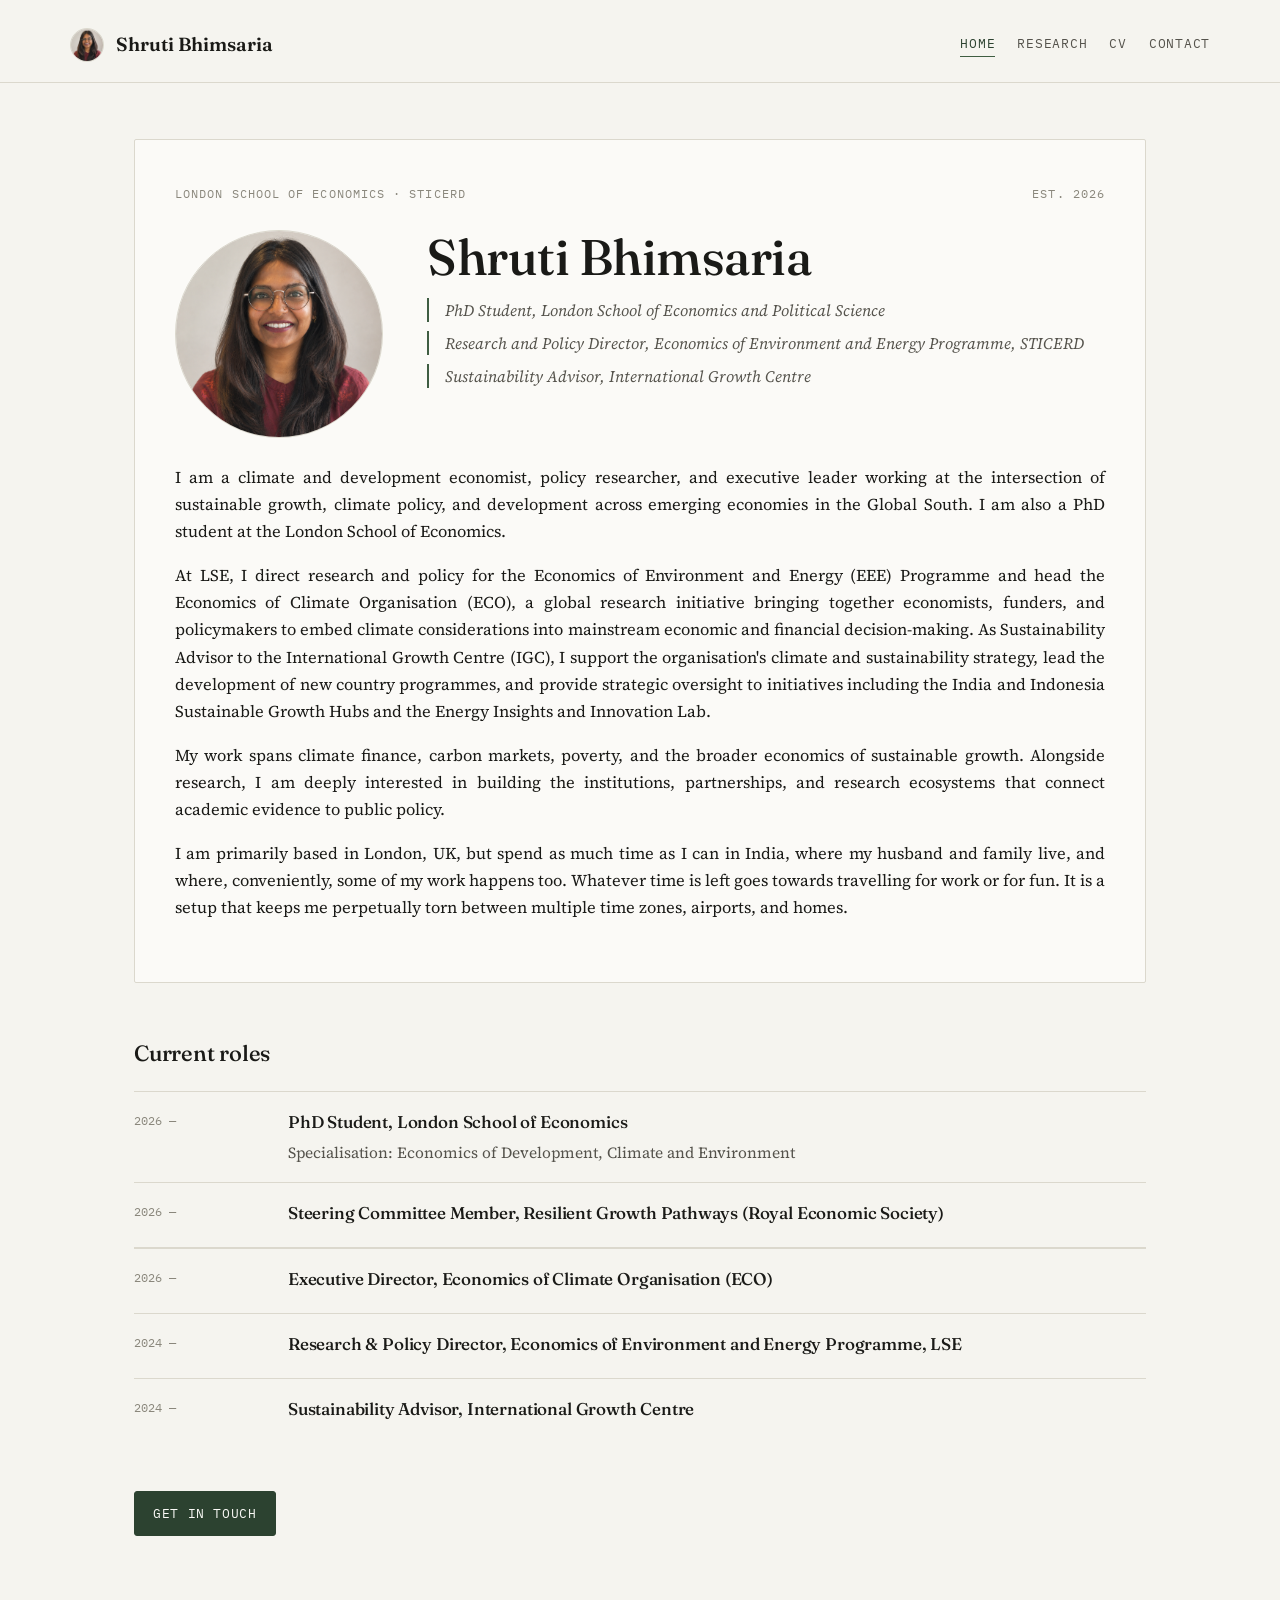
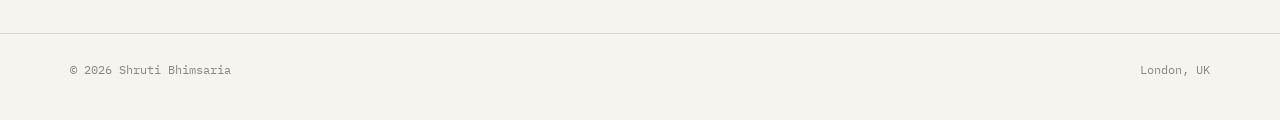
<file: index.html>
<!DOCTYPE html>
<html lang="en">
<head>
<meta charset="UTF-8">
<meta name="viewport" content="width=device-width, initial-scale=1.0">
<title>Shruti Bhimsaria | Climate & Development | LSE</title>
<meta name="description" content="Shruti Bhimsaria is a climate and development economist, a PhD student at LSE, Research and Policy Director at the Economics of Environment and Energy Programme, and Sustainability Advisor at the International Growth Centre, working on climate finance, carbon markets, and poverty.">
<link rel="canonical" href="https://shrutibhimsaria.github.io/">

<meta property="og:type" content="website">
<meta property="og:title" content="Shruti Bhimsaria | Climate & Development | LSE">
<meta property="og:description" content="Research and Policy Director, EEE Programme, LSE. Sustainability Advisor, IGC. PhD student, LSE.">
<meta property="og:url" content="https://shrutibhimsaria.github.io/">
<meta property="og:image" content="https://shrutibhimsaria.github.io/images/headshot.jpg">
<meta name="twitter:card" content="summary">
<meta name="twitter:title" content="Shruti Bhimsaria | Climate & Development | LSE">
<meta name="twitter:description" content="Research and Policy Director, EEE Programme, LSE. Sustainability Advisor, IGC. PhD student, LSE.">
<meta name="twitter:image" content="https://shrutibhimsaria.github.io/images/headshot.jpg">

<link rel="stylesheet" href="style.css">

<script type="application/ld+json">
{
  "@context": "https://schema.org",
  "@type": "Person",
  "name": "Shruti Bhimsaria",
  "url": "https://shrutibhimsaria.github.io/",
  "image": "https://shrutibhimsaria.github.io/images/headshot.jpg",
  "jobTitle": ["Research and Policy Director", "Sustainability Advisor"],
  "affiliation": [
    {
      "@type": "CollegeOrUniversity",
      "name": "London School of Economics and Political Science"
    },
    {
      "@type": "Organization",
      "name": "International Growth Centre"
    }
  ],
  "alumniOf": [
    {
      "@type": "CollegeOrUniversity",
      "name": "University of Chicago, Harris School of Public Policy"
    },
    {
      "@type": "CollegeOrUniversity",
      "name": "Gokhale Institute of Politics and Economics"
    }
  ],
  "sameAs": [
    "https://www.linkedin.com/in/shruti-bhimsaria-631b0180/",
    "https://www.theigc.org/people/shruti-bhimsaria"
  ]
}
</script>
</head>
<body>

<header class="site-header">
  <div class="header-inner">
    <div class="title-group">
      <img class="avatar" src="images/headshot.jpg" alt="Shruti Bhimsaria">
      <a class="site-title" href="index.html">Shruti Bhimsaria</a>
    </div>
    <nav class="site-nav">
      <a href="index.html" class="active">Home</a>
      <a href="research.html">Research</a>
      <a href="cv.html">CV</a>
      <a href="contact.html">Contact</a>
    </nav>
  </div>
</header>

<main>

  <div class="paper-frame">
    <div class="paper-kicker">
      <span class="label">London School of Economics · STICERD</span>
      <span class="label">Est. 2026</span>
    </div>

    <div class="hero-top">
      <img class="hero-photo" src="images/headshot.jpg" alt="Shruti Bhimsaria">
      <div class="hero-text">
        <h1 class="hero-name">Shruti Bhimsaria</h1>
        <ul class="role-list">
          <li> PhD Student, London School of Economics and Political Science</li>
          <li>Research and Policy Director, Economics of Environment and Energy Programme, STICERD</li>
          <li>Sustainability Advisor, International Growth Centre</li>
        </ul>
      </div>
    </div>

    <p class="abstract">I am a climate and development economist, policy researcher, and executive leader working at the intersection of sustainable growth, climate policy, and development across emerging economies in the Global South. I am also a PhD student at the London School of Economics.</p>

    <p class="abstract">At LSE, I direct research and policy for the Economics of Environment and Energy (EEE) Programme and head the Economics of Climate Organisation (ECO), a global research initiative bringing together economists, funders, and policymakers to embed climate considerations into mainstream economic and financial decision-making. As Sustainability Advisor to the International Growth Centre (IGC), I support the organisation's climate and sustainability strategy, lead the development of new country programmes, and provide strategic oversight to initiatives including the India and Indonesia Sustainable Growth Hubs and the Energy Insights and Innovation Lab.</p>

    <p class="abstract">My work spans climate finance, carbon markets, poverty, and the broader economics of sustainable growth. Alongside research, I am deeply interested in building the institutions, partnerships, and research ecosystems that connect academic evidence to public policy.</p>

    <p class="abstract">I am primarily based in London, UK, but spend as much time as I can in India, where my husband and family live, and where, conveniently, some of my work happens too. Whatever time is left goes towards travelling for work or for fun. It is a setup that keeps me perpetually torn between multiple time zones, airports, and homes.</p>
  </div>

  <div class="section">
    <div class="section-heading">
      <h2>Current roles</h2>
    </div>

    <div class="entry">
      <div class="when">2026 —</div>
      <div class="what">
        <h3>PhD Student, London School of Economics</h3>
        <p>Specialisation: Economics of Development, Climate and Environment</p>
      </div>
    </div>

      <div class="entry">
      <div class="when">2026 —</div>
      <div class="what">
        <h3>Steering Committee Member, Resilient Growth Pathways (Royal Economic Society)</h3>
      </div>
    </div>
  </div>
    
    <div class="entry">
      <div class="when">2026 —</div>
      <div class="what">
        <h3>Executive Director, Economics of Climate Organisation (ECO)</h3>
      </div>
    </div>

    <div class="entry">
      <div class="when">2024 —</div>
      <div class="what">
        <h3>Research &amp; Policy Director, Economics of Environment and Energy Programme, LSE</h3>
      </div>
    </div>

    <div class="entry">
      <div class="when">2024 —</div>
      <div class="what">
        <h3>Sustainability Advisor, International Growth Centre</h3>
      </div>
    </div>
  </div>

  <p style="margin-top:48px;">
    <a class="btn" href="contact.html">Get in touch</a>
  </p>

</main>

<footer class="site-footer">
  <div class="footer-inner">
    <span>© <span id="year"></span> Shruti Bhimsaria</span>
    <span>London, UK</span>
  </div>
</footer>

<script>
  document.getElementById('year').textContent = new Date().getFullYear();
</script>

</body>
</html>
</file>
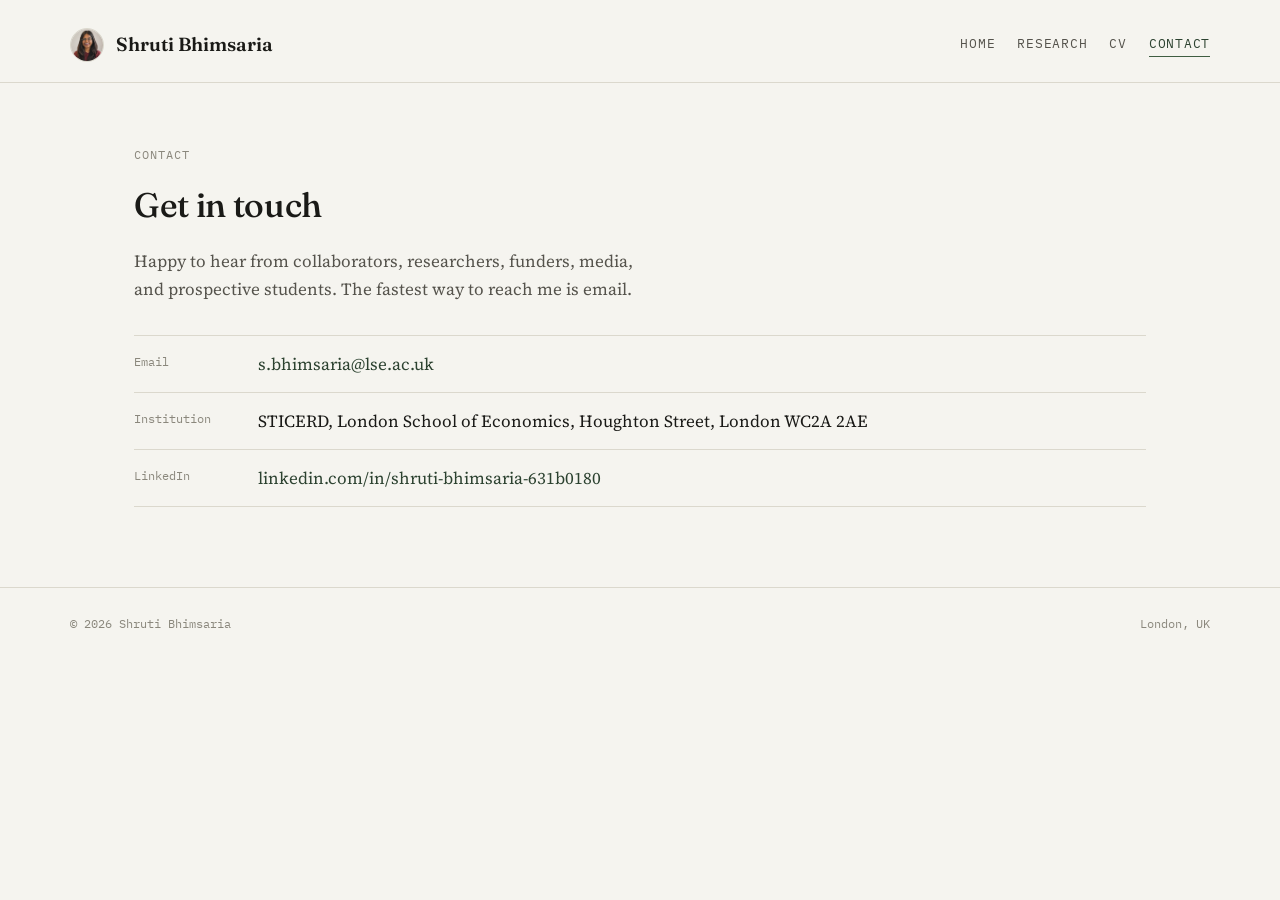
<file: contact.html>
<!DOCTYPE html>
<html lang="en">
<head>
<meta charset="UTF-8">
<meta name="viewport" content="width=device-width, initial-scale=1.0">
<title>Contact — Shruti Bhimsaria</title>
<meta name="description" content="Get in touch with Shruti Bhimsaria — Research and Policy Director, EEE Programme, LSE.">
<link rel="canonical" href="https://shrutibhimsaria.github.io/contact.html">
<meta property="og:type" content="website">
<meta property="og:title" content="Contact — Shruti Bhimsaria">
<meta property="og:url" content="https://shrutibhimsaria.github.io/contact.html">
<meta property="og:image" content="https://shrutibhimsaria.github.io/images/headshot.jpg">
<link rel="stylesheet" href="style.css">
</head>
<body>

<header class="site-header">
  <div class="header-inner">
    <div class="title-group">
      <img class="avatar" src="images/headshot.jpg" alt="Shruti Bhimsaria">
      <a class="site-title" href="index.html">Shruti Bhimsaria</a>
    </div>
    <nav class="site-nav">
      <a href="index.html">Home</a>
      <a href="research.html">Research</a>
      <a href="cv.html">CV</a>
      <a href="contact.html" class="active">Contact</a>
    </nav>
  </div>
</header>

<main>

  <span class="label">Contact</span>
  <h1 style="font-size:34px; margin-top:10px;">Get in touch</h1>
  <p style="color:var(--ink-soft); max-width:56ch; margin-top:14px;">
    Happy to hear from collaborators, researchers, funders, media, and prospective students. The fastest way to reach me is email.
  </p>

  <ul class="contact-list" style="margin-top:32px;">
    <li>
      <span class="k">Email</span>
      <span><a href="mailto:s.bhimsaria@lse.ac.uk">s.bhimsaria@lse.ac.uk</a></span>
    </li>
    <li>
      <span class="k">Institution</span>
      <span>STICERD, London School of Economics, Houghton Street, London WC2A 2AE</span>
    </li>
    <li>
      <span class="k">LinkedIn</span>
      <span><a href="https://www.linkedin.com/in/shruti-bhimsaria-631b0180/" target="_blank" rel="noopener">linkedin.com/in/shruti-bhimsaria-631b0180</a></span>
    </li>
  </ul>

</main>

<footer class="site-footer">
  <div class="footer-inner">
    <span>© <span id="year"></span> Shruti Bhimsaria</span>
    <span>London, UK</span>
  </div>
</footer>

<script>
  document.getElementById('year').textContent = new Date().getFullYear();
</script>

</body>
</html>
</file>
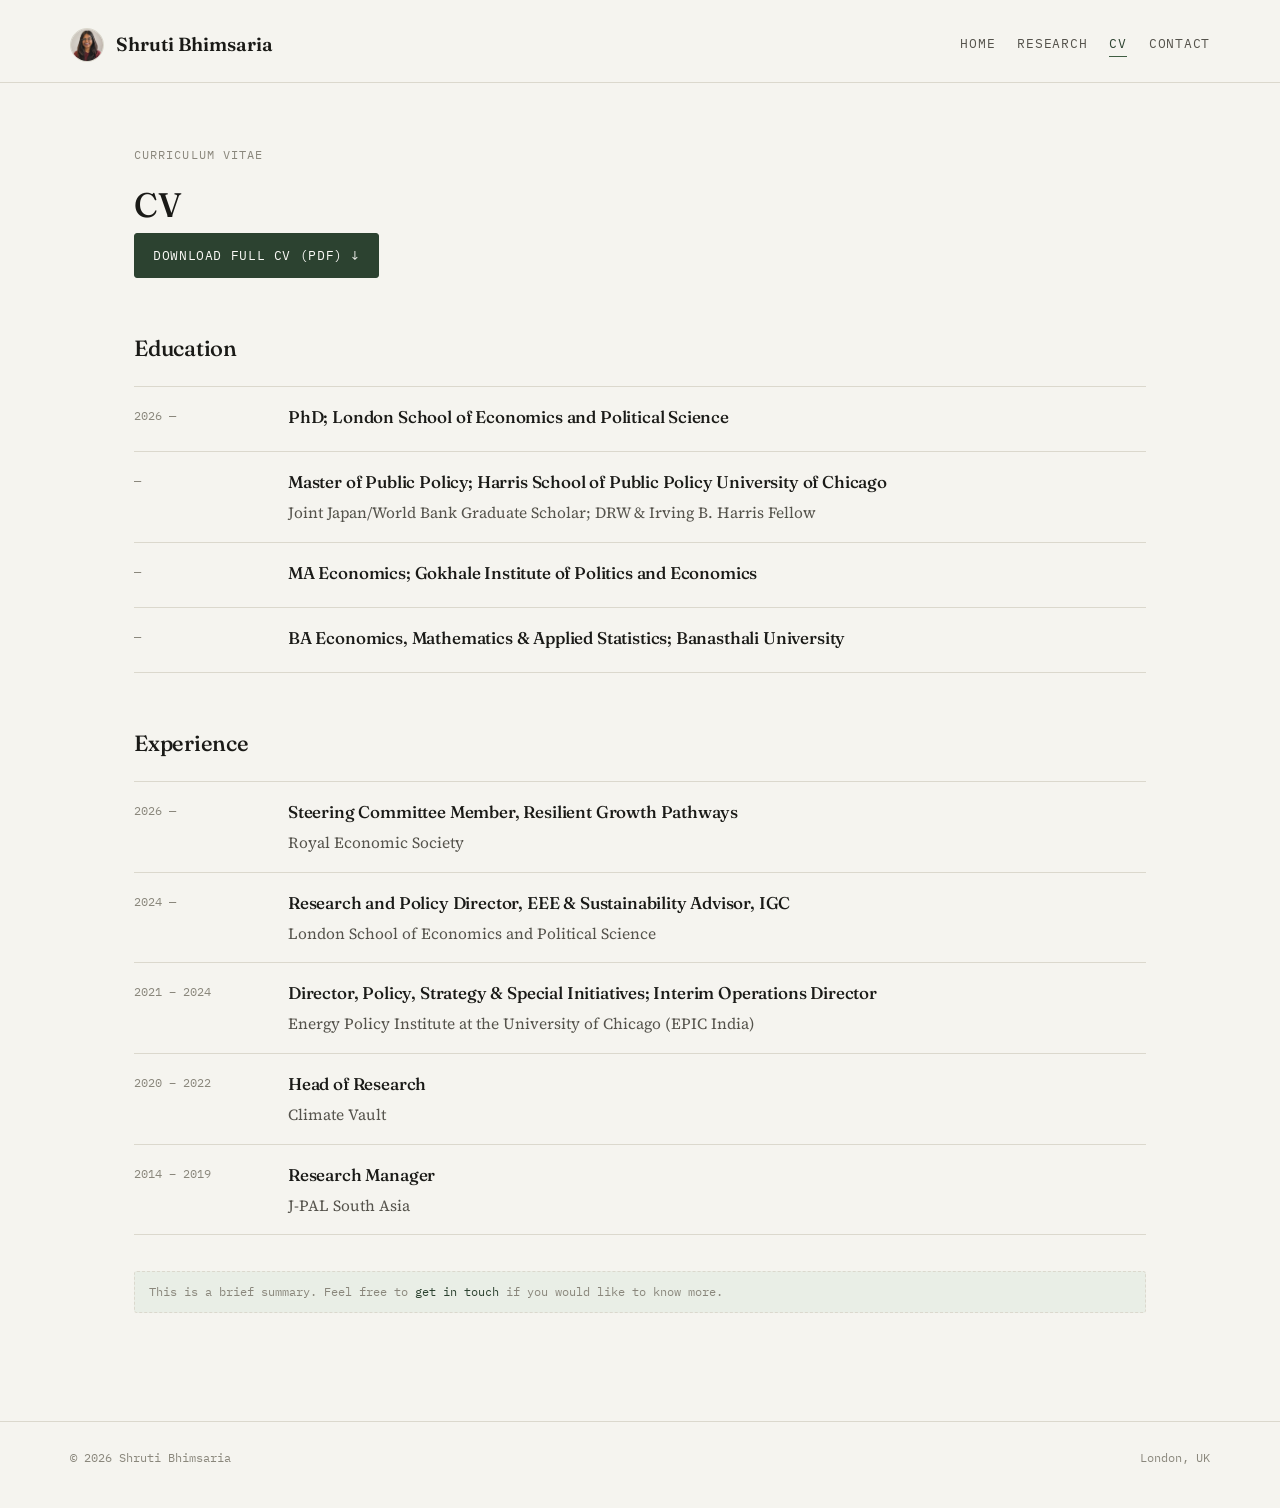
<file: cv.html>
<!DOCTYPE html>
<html lang="en">
<head>
<meta charset="UTF-8">
<meta name="viewport" content="width=device-width, initial-scale=1.0">
<title>CV — Shruti Bhimsaria</title>
<meta name="description" content="CV of Shruti Bhimsaria: PhD student at LSE, with prior roles at EPIC India (University of Chicago), Climate Vault, and J-PAL South Asia.">
<link rel="canonical" href="https://shrutibhimsaria.github.io/cv.html">
<meta property="og:type" content="website">
<meta property="og:title" content="CV — Shruti Bhimsaria">
<meta property="og:description" content="Education and experience summary, with a downloadable full CV.">
<meta property="og:url" content="https://shrutibhimsaria.github.io/cv.html">
<meta property="og:image" content="https://shrutibhimsaria.github.io/images/headshot.jpg">
<link rel="stylesheet" href="style.css">
</head>
<body>

<header class="site-header">
  <div class="header-inner">
    <div class="title-group">
      <img class="avatar" src="images/headshot.jpg" alt="Shruti Bhimsaria">
      <a class="site-title" href="index.html">Shruti Bhimsaria</a>
    </div>
    <nav class="site-nav">
      <a href="index.html">Home</a>
      <a href="research.html">Research</a>
      <a href="cv.html" class="active">CV</a>
      <a href="contact.html">Contact</a>
    </nav>
  </div>
</header>

<main>

  <span class="label">Curriculum Vitae</span>
  <h1 style="font-size:34px; margin-top:10px;">CV</h1>

  <div class="cv-download">
    <a class="btn" href="Shruti_Bhimsaria_CV.pdf">Download full CV (PDF) ↓</a>
  </div>

  <div class="section">
    <div class="section-heading">
      <h2>Education</h2>
    </div>
    <div class="entry">
      <div class="when">2026 —</div>
      <div class="what">
        <h3>PhD; London School of Economics and Political Science</h3>
      </div>
    </div>
    <div class="entry">
      <div class="when">—</div>
      <div class="what">
        <h3>Master of Public Policy; Harris School of Public Policy University of Chicago</h3>
        <p>Joint Japan/World Bank Graduate Scholar; DRW &amp; Irving B. Harris Fellow</p>
      </div>
    </div>
    <div class="entry">
      <div class="when">—</div>
      <div class="what">
        <h3>MA Economics; Gokhale Institute of Politics and Economics</h3>
      </div>
    </div>
    <div class="entry">
      <div class="when">—</div>
      <div class="what">
        <h3>BA Economics, Mathematics &amp; Applied Statistics; Banasthali University</h3>
      </div>
    </div>
  </div>

  <div class="section">
    <div class="section-heading">
      <h2>Experience</h2>
    </div>
    <div class="entry">
      <div class="when">2026 —</div>
      <div class="what">
        <h3>Steering Committee Member, Resilient Growth Pathways</h3>
        <p>Royal Economic Society</p>
      </div>
    </div>
    <div class="entry">
      <div class="when">2024 —</div>
      <div class="what">
        <h3>Research and Policy Director, EEE &amp; Sustainability Advisor, IGC</h3>
        <p>London School of Economics and Political Science</p>
      </div>
    </div>
    <div class="entry">
      <div class="when">2021 – 2024</div>
      <div class="what">
        <h3>Director, Policy, Strategy &amp; Special Initiatives; Interim Operations Director</h3>
        <p>Energy Policy Institute at the University of Chicago (EPIC India)</p>
      </div>
    </div>
    <div class="entry">
      <div class="when">2020 – 2022</div>
      <div class="what">
        <h3>Head of Research</h3>
        <p>Climate Vault</p>
      </div>
    </div>
    <div class="entry">
      <div class="when">2014 – 2019</div>
      <div class="what">
        <h3>Research Manager</h3>
        <p>J-PAL South Asia</p>
      </div>
    </div>
  </div>

  <p class="note" style="margin-top:36px;">This is a brief summary. Feel free to <a href="contact.html">get in touch</a> if you would like to know more.</p>

</main>

<footer class="site-footer">
  <div class="footer-inner">
    <span>© <span id="year"></span> Shruti Bhimsaria</span>
    <span>London, UK</span>
  </div>
</footer>

<script>
  document.getElementById('year').textContent = new Date().getFullYear();
</script>

</body>
</html>
</file>
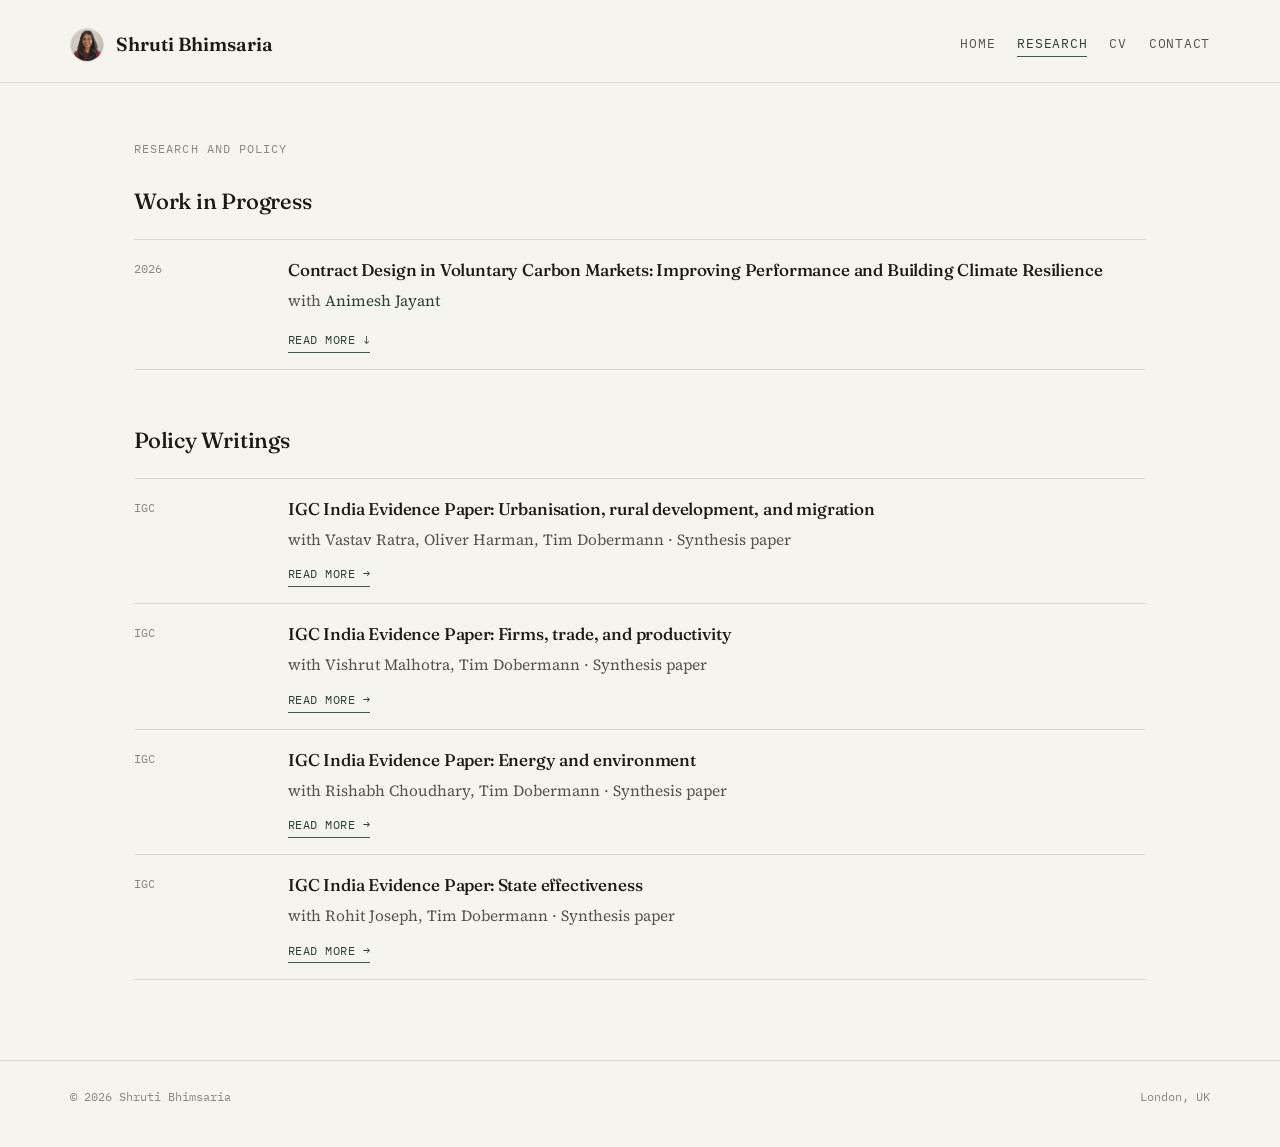
<file: research.html>
<!DOCTYPE html>
<html lang="en">
<head>
<meta charset="UTF-8">
<meta name="viewport" content="width=device-width, initial-scale=1.0">
<title>Research &amp; Publications — Shruti Bhimsaria</title>
<meta name="description" content="Current research and publications by Shruti Bhimsaria, including work on contract design in voluntary carbon markets and IGC India Evidence Papers on firms, energy, state effectiveness, and urbanisation.">
<link rel="canonical" href="https://shrutibhimsaria.github.io/research.html">
<meta property="og:type" content="website">
<meta property="og:title" content="Research & Publications — Shruti Bhimsaria">
<meta property="og:description" content="Current research and publications on climate finance, carbon markets, and development economics.">
<meta property="og:url" content="https://shrutibhimsaria.github.io/research.html">
<meta property="og:image" content="https://shrutibhimsaria.github.io/images/headshot.jpg">
<link rel="stylesheet" href="style.css">
</head>
<body>

<header class="site-header">
  <div class="header-inner">
    <div class="title-group">
      <img class="avatar" src="images/headshot.jpg" alt="Shruti Bhimsaria">
      <a class="site-title" href="index.html">Shruti Bhimsaria</a>
    </div>
    <nav class="site-nav">
      <a href="index.html">Home</a>
      <a href="research.html" class="active">Research</a>
      <a href="cv.html">CV</a>
      <a href="contact.html">Contact</a>
    </nav>
  </div>
</header>

<main>

  <span class="label" style="display:block; margin-bottom:24px;">Research and Policy</span>

  <div class="section" style="margin-top:0;">
    <div class="section-heading">
      <h2>Work in Progress</h2>
    </div>

    <div class="entry">
      <div class="when">2026</div>
      <div class="what">
        <h3>Contract Design in Voluntary Carbon Markets: Improving Performance and Building Climate Resilience</h3>
        <p style="margin-bottom:10px;">with <a href="https://animesh-jayant.github.io/" target="_blank" rel="noopener">Animesh Jayant</a></p>
        <details class="more">
          <summary>Read more</summary>
          <div class="more-body">
            <p>Voluntary carbon markets can mobilise climate finance for low-income countries through nature-based solutions like agroforestry, which combines carbon sequestration with farmer resilience. Yet existing projects exhibit very low tree survival rates, reflecting two key failures in standard contracting models: adverse selection, as low-commitment landowners self-select into programmes, and moral hazard, as farmer distrust of developers depresses maintenance effort.</p>
            <p>We study how contract design can mitigate these information asymmetries to improve market performance and strengthen climate adaptation. Partnering with a large agroforestry project developer in India, we implement a 2×2 cross-randomised controlled trial across 250 village clusters and 2,500 farmers. Each dimension of the factorial design targets a distinct information asymmetry: one varies contract features that screen on farmer commitment to address adverse selection, while the other varies developer-side investments that build relational trust to address moral hazard.</p>
            <p>We evaluate impacts on four outcome families: selection; tree survival and carbon sequestration measured via drone-based digital MRV; income diversification and consumption smoothing under climate shocks; and environmental co-benefits including soil health and groundwater recharge.</p>
          </div>
        </details>
      </div>
    </div>

  </div>

  <div class="section">
    <div class="section-heading">
      <h2>Policy Writings</h2>
    </div>
    <div class="entry">
      <div class="when">IGC</div>
      <div class="what">
        <h3>IGC India Evidence Paper: Urbanisation, rural development, and migration</h3>
        <p style="margin-bottom:6px;"> with Vastav Ratra, Oliver Harman, Tim Dobermann · Synthesis paper</p>
        <a class="read-more" href="https://www.theigc.org/publications/igc-india-evidence-paper-urbanisation-rural-development-and-migration" target="_blank" rel="noopener">Read more →</a>
      </div>
    </div>
    <div class="entry">
      <div class="when">IGC</div>
      <div class="what">
        <h3>IGC India Evidence Paper: Firms, trade, and productivity</h3>
        <p style="margin-bottom:6px;"> with Vishrut Malhotra, Tim Dobermann · Synthesis paper</p>
        <a class="read-more" href="https://www.theigc.org/publications/igc-india-evidence-paper-firms-trade-and-productivity" target="_blank" rel="noopener">Read more →</a>
      </div>
    </div>
    <div class="entry">
      <div class="when">IGC</div>
      <div class="what">
        <h3>IGC India Evidence Paper: Energy and environment</h3>
        <p style="margin-bottom:6px;">with Rishabh Choudhary, Tim Dobermann · Synthesis paper</p>
        <a class="read-more" href="https://www.theigc.org/publications/igc-india-evidence-paper-energy-and-environment" target="_blank" rel="noopener">Read more →</a>
      </div>
    </div>
    <div class="entry">
      <div class="when">IGC</div>
      <div class="what">
        <h3>IGC India Evidence Paper: State effectiveness</h3>
        <p style="margin-bottom:6px;">with Rohit Joseph, Tim Dobermann · Synthesis paper</p>
        <a class="read-more" href="https://www.theigc.org/publications/igc-india-evidence-paper-state-effectiveness" target="_blank" rel="noopener">Read more →</a>
      </div>
    </div>
  </div>

</main>

<footer class="site-footer">
  <div class="footer-inner">
    <span>© <span id="year"></span> Shruti Bhimsaria</span>
    <span>London, UK</span>
  </div>
</footer>

<script>
  document.getElementById('year').textContent = new Date().getFullYear();
</script>

</body>
</html>
</file>
<file: style.css>
/* ===========================================================
   Shruti Bhimsaria — personal site
   Design: working-paper minimalism.
   Paper ground, forest-green accent (climate/econ association),
   Fraunces for display, Source Serif 4 for body, IBM Plex Mono
   for labels/metadata — the vocabulary of a research abstract.
   =========================================================== */

@import url('https://fonts.googleapis.com/css2?family=Fraunces:ital,opsz,wght@0,9..144,400;0,9..144,500;0,9..144,600;1,9..144,400&family=Source+Serif+4:ital,wght@0,400;0,500;0,600;1,400&family=IBM+Plex+Mono:wght@400;500&display=swap');

:root{
  --paper: #F5F4EF;
  --paper-raised: #FBFAF7;
  --ink: #1A1A17;
  --ink-soft: #55534C;
  --ink-faint: #8A877C;
  --accent: #3F5D42;
  --accent-deep: #2C4230;
  --accent-tint: #E9EEE6;
  --rule: #DBD8CD;
  --max-w: 1140px;
  --side-pad: 5vw;
}

*{ box-sizing: border-box; }

img{ max-width: 100%; display: block; }

html{ scroll-behavior: smooth; }

body{
  margin: 0;
  background: var(--paper);
  color: var(--ink);
  font-family: 'Source Serif 4', Georgia, serif;
  font-size: 17px;
  line-height: 1.65;
  -webkit-font-smoothing: antialiased;
}

a{ color: var(--accent-deep); text-decoration: none; }
a:hover{ text-decoration: underline; text-underline-offset: 3px; }
a:focus-visible, button:focus-visible{
  outline: 2px solid var(--accent);
  outline-offset: 3px;
}

.label{
  font-family: 'IBM Plex Mono', monospace;
  font-size: 12px;
  letter-spacing: 0.09em;
  text-transform: uppercase;
  color: var(--ink-faint);
}

h1, h2, h3{
  font-family: 'Fraunces', Georgia, serif;
  font-weight: 500;
  color: var(--ink);
  letter-spacing: -0.01em;
  margin: 0;
}

/* ---------- Header / Nav ---------- */

.site-header{
  border-bottom: 1px solid var(--rule);
  padding: 28px var(--side-pad) 20px;
}

.header-inner{
  max-width: var(--max-w);
  margin: 0 auto;
  display: flex;
  justify-content: space-between;
  align-items: center;
  flex-wrap: wrap;
  gap: 10px 28px;
}

.title-group{
  display: flex;
  align-items: center;
  gap: 12px;
}

.avatar{
  width: 34px;
  height: 34px;
  border-radius: 50%;
  object-fit: cover;
  object-position: center 15%;
  border: 1px solid var(--rule);
  flex-shrink: 0;
}

.site-title{
  font-family: 'Fraunces', Georgia, serif;
  font-size: 19px;
  font-weight: 600;
  color: var(--ink);
  text-decoration: none;
  white-space: nowrap;
}
.site-title:hover{ text-decoration: none; opacity: 0.75; }

nav.site-nav{
  display: flex;
  gap: 22px;
  flex-wrap: wrap;
}

nav.site-nav a{
  font-family: 'IBM Plex Mono', monospace;
  font-size: 12.5px;
  letter-spacing: 0.06em;
  text-transform: uppercase;
  color: var(--ink-soft);
  padding-bottom: 3px;
  border-bottom: 1px solid transparent;
}
nav.site-nav a:hover{
  color: var(--accent-deep);
  text-decoration: none;
  border-bottom-color: var(--accent);
}
nav.site-nav a.active{
  color: var(--accent-deep);
  border-bottom-color: var(--accent);
}

/* ---------- Layout ---------- */

main{
  max-width: var(--max-w);
  margin: 0 auto;
  padding: 56px var(--side-pad) 80px;
}

.rule{
  border: none;
  border-top: 1px solid var(--rule);
  margin: 40px 0;
}

/* ---------- Home / cover-page hero ---------- */

.paper-frame{
  border: 1px solid var(--rule);
  background: var(--paper-raised);
  padding: 44px 40px;
  border-radius: 2px;
}

.paper-kicker{
  display: flex;
  justify-content: space-between;
  align-items: baseline;
  flex-wrap: wrap;
  gap: 8px 20px;
  margin-bottom: 26px;
}

.hero-top{
  display: flex;
  align-items: flex-start;
  justify-content: flex-start;
  gap: 44px;
  margin-bottom: 26px;
}

.hero-text{ min-width: 0; }

.hero-photo{
  width: 208px;
  height: 208px;
  border-radius: 50%;
  object-fit: cover;
  object-position: center 15%;
  border: 1px solid var(--rule);
  flex-shrink: 0;
}

.hero-name{
  font-size: clamp(30px, 5.5vw, 50px);
  line-height: 1.08;
  margin: 0 0 14px;
}

.role-list{
  list-style: none;
  margin: 0;
  padding: 0;
}

.role-list li{
  font-family: 'Source Serif 4', serif;
  font-style: italic;
  color: var(--ink-soft);
  font-size: 16px;
  line-height: 1.5;
  padding-left: 16px;
  border-left: 2px solid var(--accent);
  margin-bottom: 9px;
}
.role-list li:last-child{ margin-bottom: 0; }

.abstract{
  color: var(--ink);
  font-size: 16.5px;
  margin-top: 0;
  text-align: justify;
  text-justify: inter-word;
  hyphens: auto;
}

.tags{
  display: flex;
  flex-wrap: wrap;
  gap: 8px;
  margin-top: 28px;
}

.tag{
  font-family: 'IBM Plex Mono', monospace;
  font-size: 11.5px;
  letter-spacing: 0.03em;
  color: var(--accent-deep);
  background: var(--accent-tint);
  border: 1px solid var(--rule);
  padding: 5px 10px;
  border-radius: 3px;
  white-space: nowrap;
}

/* ---------- Section blocks ---------- */

.section{ margin-top: 52px; }

.section-heading{
  display: flex;
  align-items: baseline;
  gap: 14px;
  margin-bottom: 20px;
}

.section-heading .num{
  font-family: 'IBM Plex Mono', monospace;
  font-size: 12px;
  color: var(--ink-faint);
}

.section-heading h2{ font-size: 22px; }

.entry{
  display: grid;
  grid-template-columns: 130px 1fr;
  gap: 4px 24px;
  padding: 16px 0;
  border-top: 1px solid var(--rule);
}
.entry:last-child{ border-bottom: 1px solid var(--rule); }

.entry .when{
  font-family: 'IBM Plex Mono', monospace;
  font-size: 12px;
  color: var(--ink-faint);
  padding-top: 3px;
}

.entry .what h3{
  font-size: 17px;
  font-weight: 500;
  margin-bottom: 4px;
}

.entry .what p{
  margin: 0;
  color: var(--ink-soft);
  font-size: 15.5px;
  text-align: justify;
  text-justify: inter-word;
  hyphens: auto;
}

@media (max-width: 560px){
  .entry{ grid-template-columns: 1fr; gap: 2px; }
  .entry .when{ padding-top: 0; }
}

/* ---------- Mobile pass ---------- */

@media (max-width: 640px){
  :root{ --side-pad: 5vw; }

  body{ font-size: 16px; }

  .site-header{ padding: 20px var(--side-pad) 16px; }
  main{ padding: 36px var(--side-pad) 60px; }

  .paper-frame{ padding: 28px 22px; }

  .paper-kicker{
    flex-direction: column;
    align-items: flex-start;
    gap: 4px;
  }

  .hero-top{
    flex-direction: column;
    align-items: flex-start;
    gap: 18px;
  }

  .hero-photo{
    width: 100px;
    height: 100px;
  }

  .role-list li{ font-size: 15px; }

  .tags{ gap: 6px; }
  .tag{ font-size: 11px; padding: 4px 8px; }

  .section{ margin-top: 40px; }
  .section-heading h2{ font-size: 19px; }

  .contact-list li{
    flex-direction: column;
    gap: 4px;
  }
  .contact-list .k{ width: auto; }

  nav.site-nav{ gap: 14px 18px; }
}

/* ---------- Footer ---------- */

.site-footer{
  border-top: 1px solid var(--rule);
  padding: 26px var(--side-pad) 40px;
}
.site-footer .footer-inner{
  max-width: var(--max-w);
  margin: 0 auto;
  display: flex;
  justify-content: space-between;
  flex-wrap: wrap;
  gap: 10px 20px;
  font-family: 'IBM Plex Mono', monospace;
  font-size: 12px;
  color: var(--ink-faint);
}

/* ---------- Misc components ---------- */

.btn{
  display: inline-block;
  font-family: 'IBM Plex Mono', monospace;
  font-size: 12.5px;
  letter-spacing: 0.05em;
  text-transform: uppercase;
  color: var(--paper-raised);
  background: var(--accent-deep);
  padding: 11px 18px;
  border-radius: 3px;
  border: 1px solid var(--accent-deep);
}
.btn:hover{
  background: var(--accent);
  border-color: var(--accent);
  text-decoration: none;
}

.contact-list{
  list-style: none;
  margin: 0;
  padding: 0;
}
.contact-list li{
  display: flex;
  gap: 14px;
  padding: 14px 0;
  border-top: 1px solid var(--rule);
}
.contact-list li:last-child{ border-bottom: 1px solid var(--rule); }
.contact-list .k{
  width: 110px;
  flex-shrink: 0;
  font-family: 'IBM Plex Mono', monospace;
  font-size: 12px;
  color: var(--ink-faint);
  padding-top: 2px;
}

.note{
  font-family: 'IBM Plex Mono', monospace;
  font-size: 12px;
  color: var(--ink-faint);
  background: var(--accent-tint);
  border: 1px dashed var(--rule);
  padding: 10px 14px;
  border-radius: 3px;
  margin-bottom: 28px;
}

.cv-download{
  display: flex;
  align-items: center;
  gap: 16px;
  flex-wrap: wrap;
  margin-bottom: 8px;
}

/* ---------- Read more toggle ---------- */

details.more{
  margin-top: 4px;
}

details.more summary{
  list-style: none;
  cursor: pointer;
  font-family: 'IBM Plex Mono', monospace;
  font-size: 12px;
  letter-spacing: 0.04em;
  text-transform: uppercase;
  color: var(--accent-deep);
  display: inline-block;
  padding-bottom: 2px;
  border-bottom: 1px solid var(--accent);
}
details.more summary::-webkit-details-marker{ display: none; }
details.more summary:hover{ color: var(--accent); }

details.more summary::after{
  content: " \2193";
}
details.more[open] summary::after{
  content: " \2191";
}
details.more[open] summary{
  margin-bottom: 12px;
}

details.more .more-body p{
  margin: 0 0 10px;
}
details.more .more-body p:last-child{ margin-bottom: 0; }

.read-more{
  display: inline-block;
  margin-top: 6px;
  font-family: 'IBM Plex Mono', monospace;
  font-size: 12px;
  letter-spacing: 0.04em;
  text-transform: uppercase;
  color: var(--accent-deep);
  padding-bottom: 2px;
  border-bottom: 1px solid var(--accent);
}
.read-more:hover{ color: var(--accent); text-decoration: none; }
</file>
